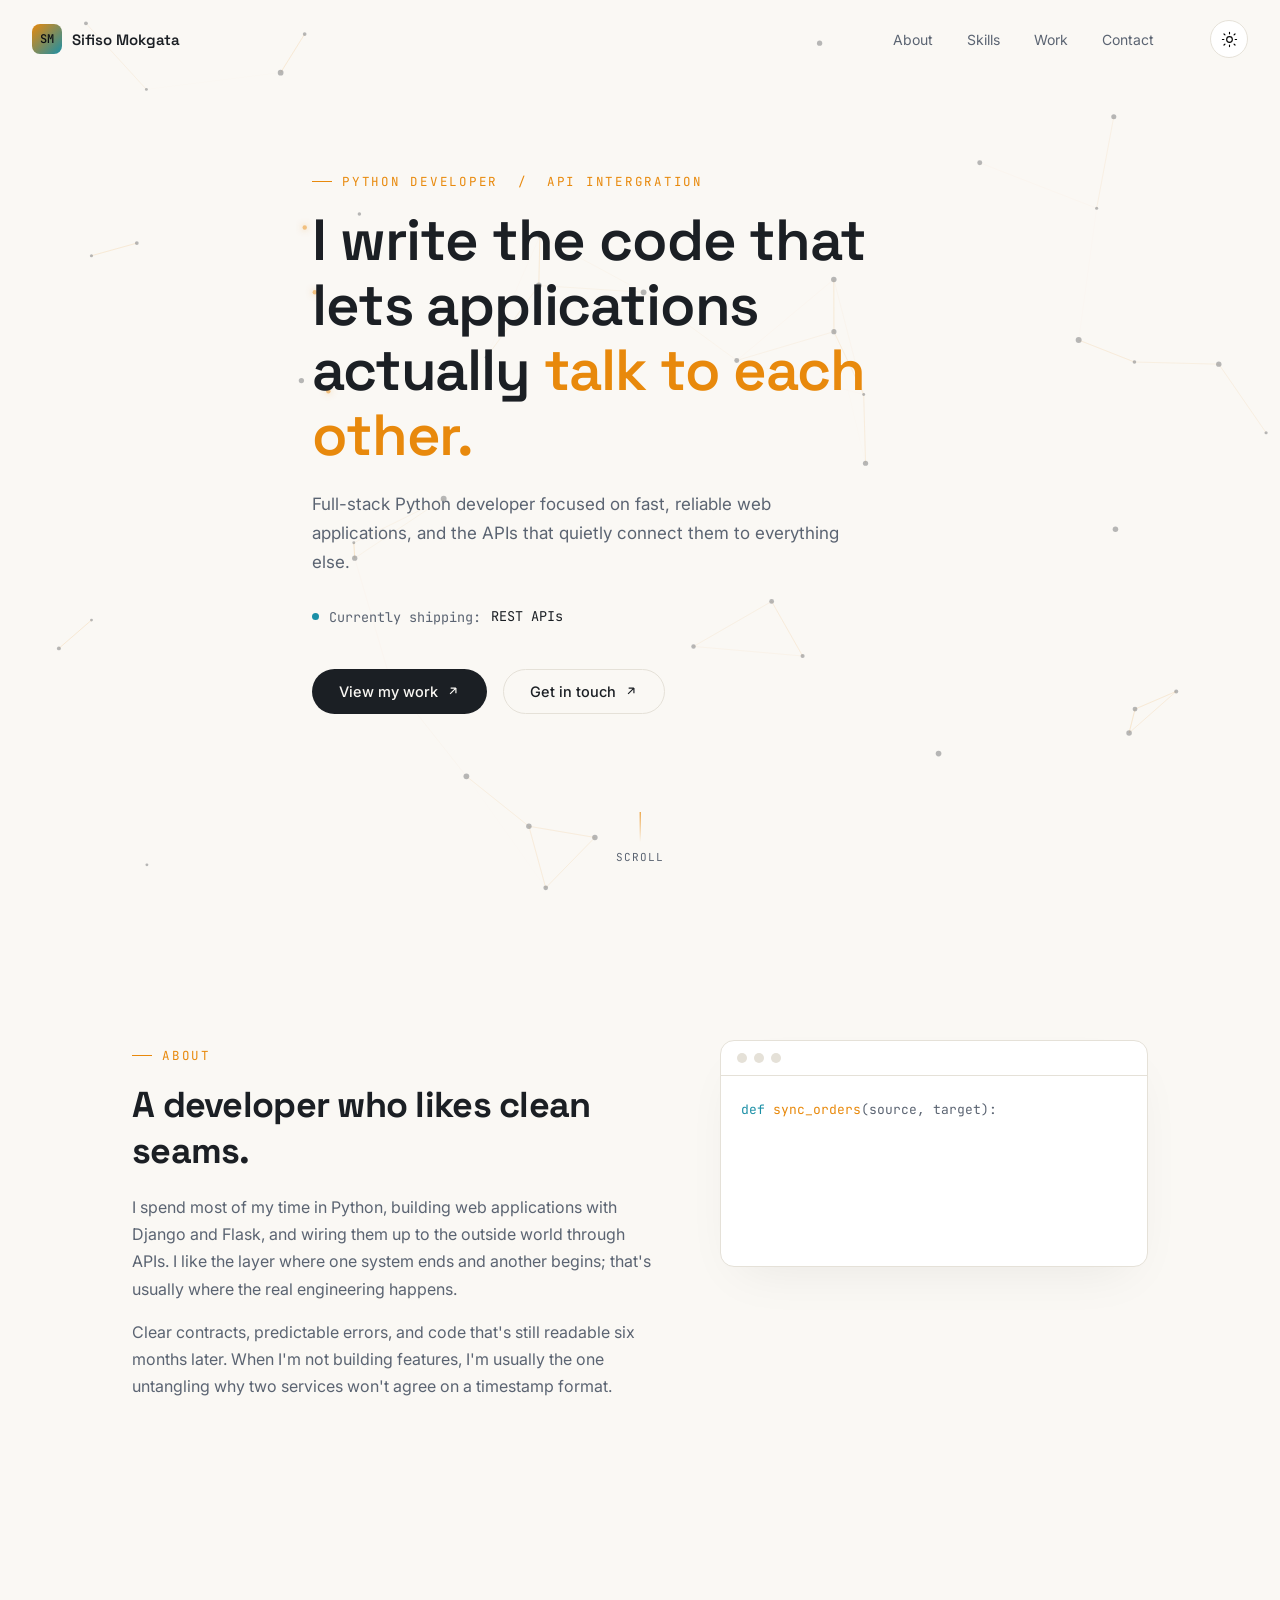
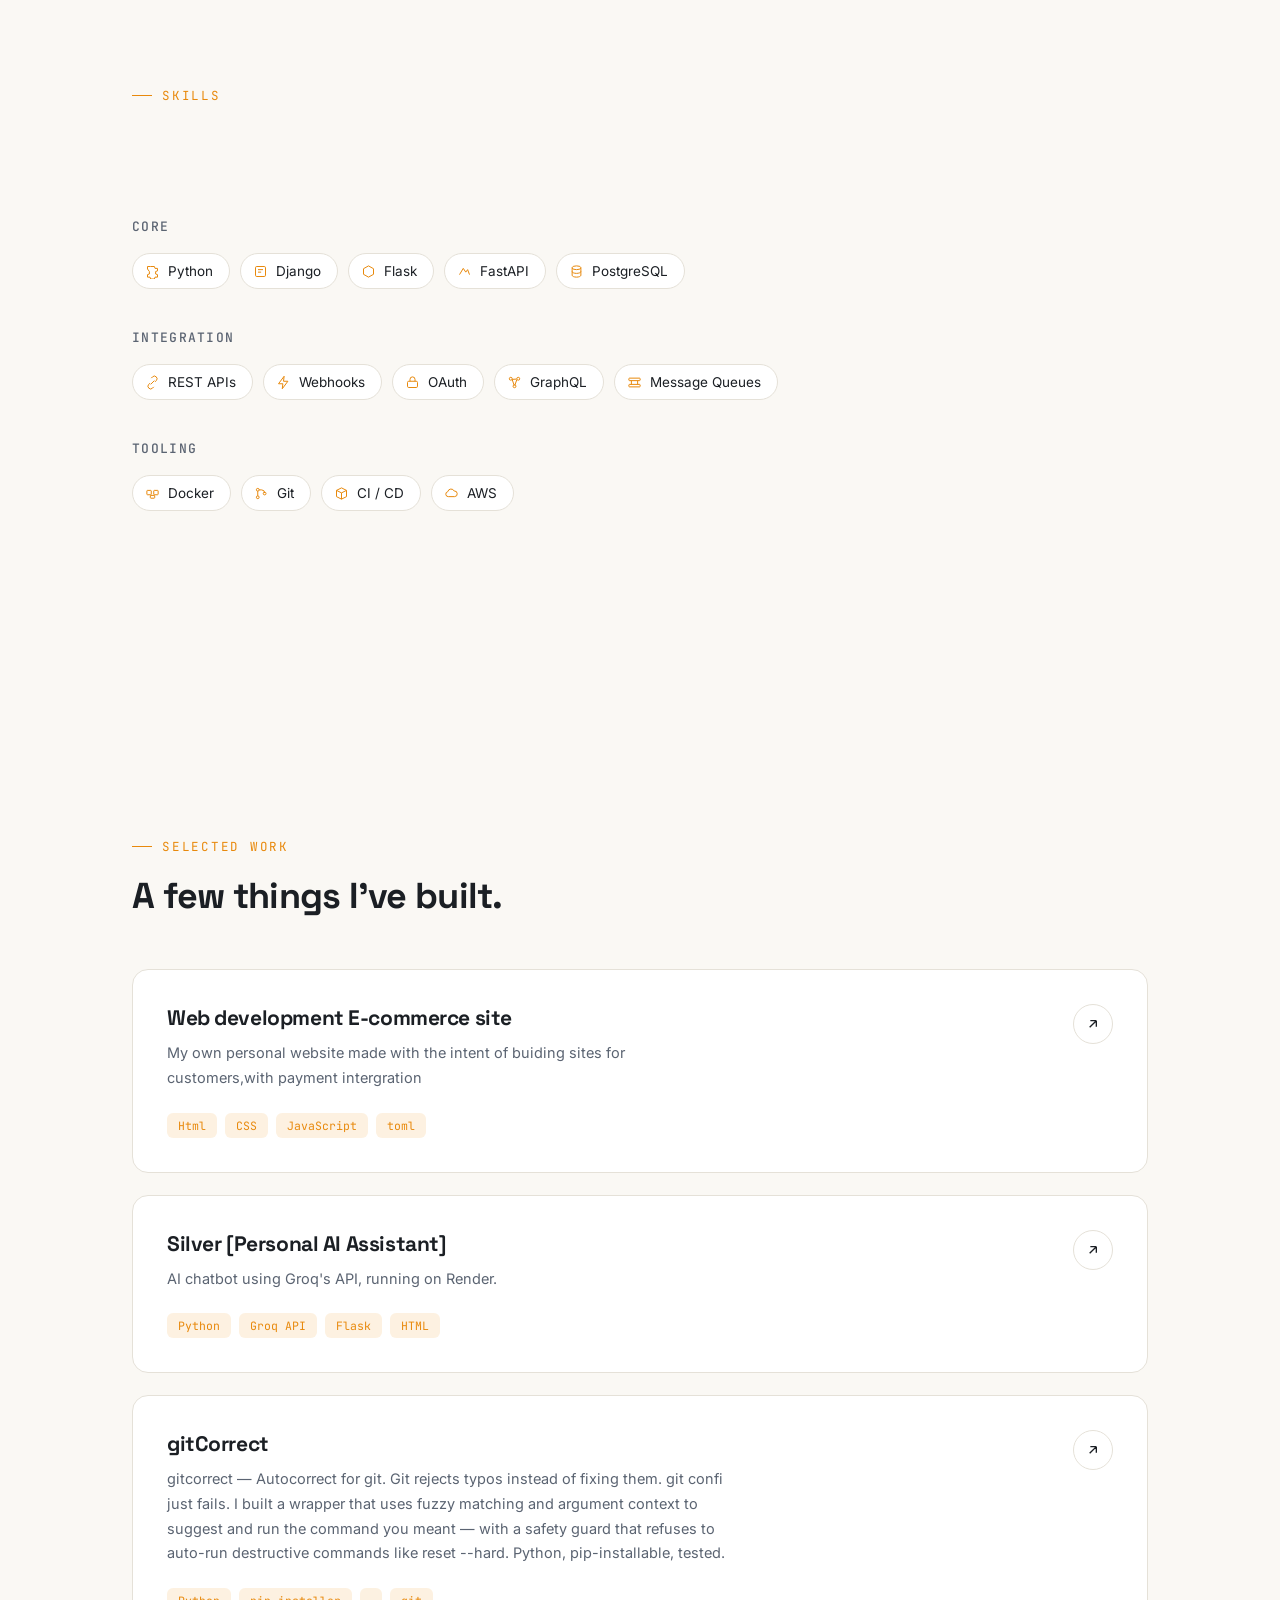
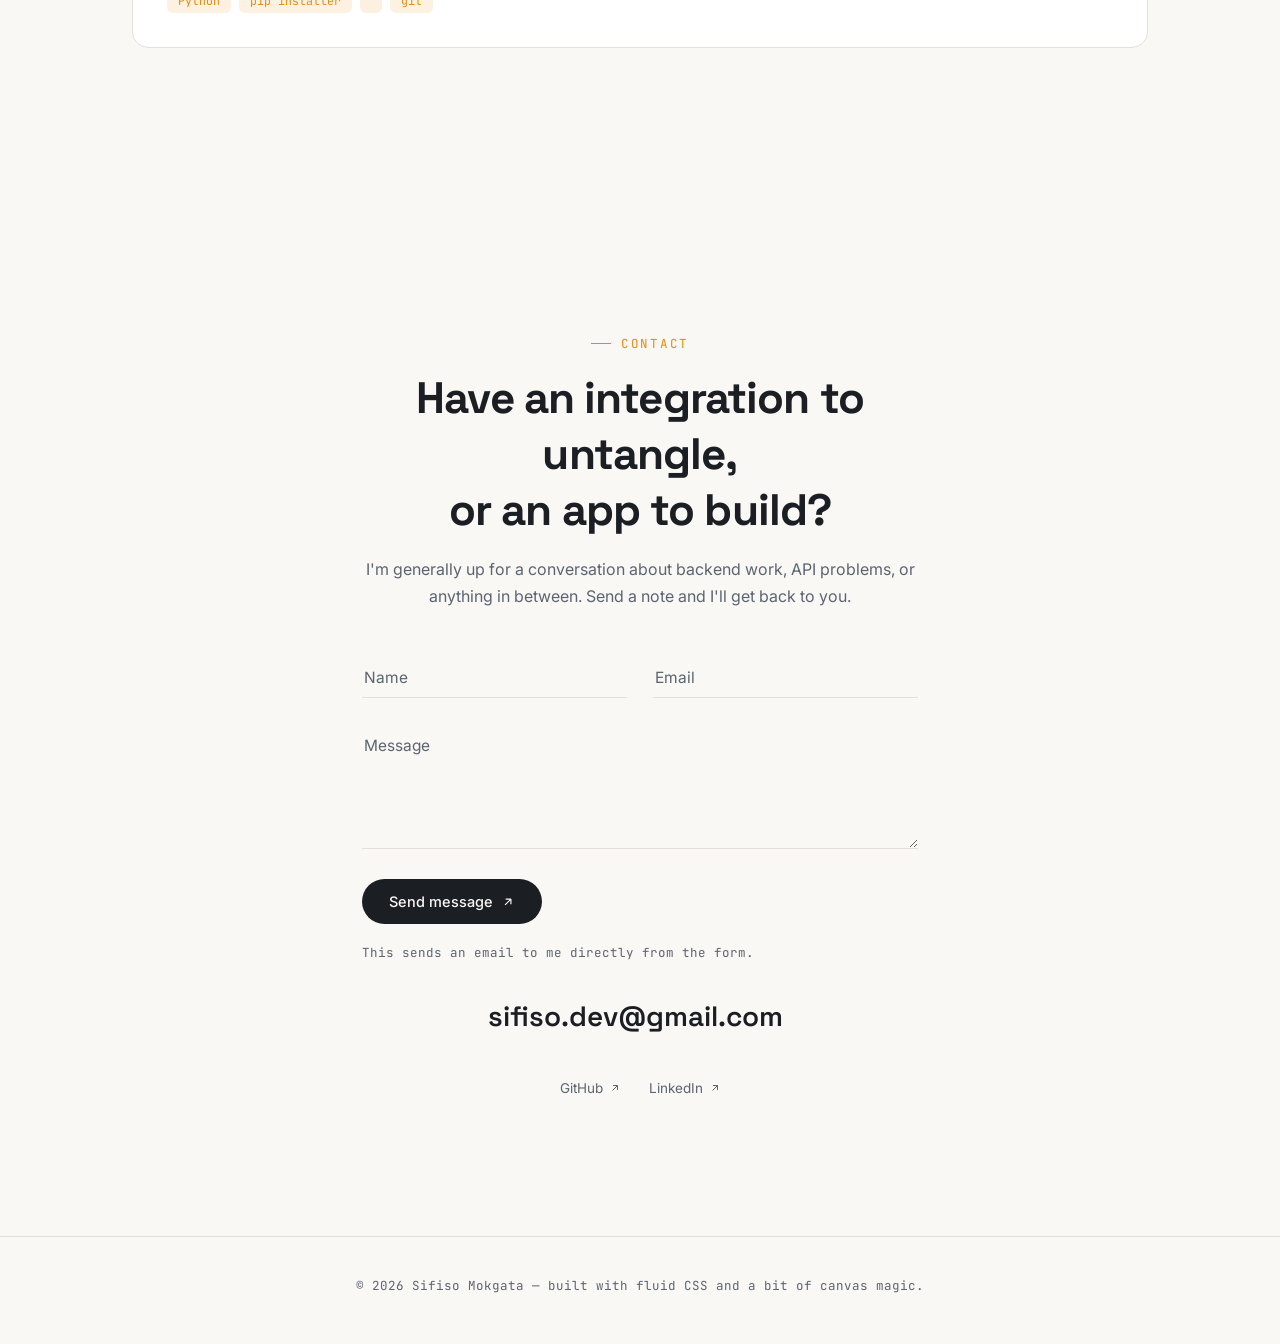
<file: index.html>
<!DOCTYPE html>

<html lang="en">
<head>
<meta charset="UTF-8">
<meta name="viewport" content="width=device-width, initial-scale=1.0">
<title>Sifiso Mokgata — Python Developer</title>
<meta name="description" content="Python developer specializing in web applications and API integration.">

<link rel="preconnect" href="https://fonts.googleapis.com">
<link rel="preconnect" href="https://fonts.gstatic.com" crossorigin>
<link href="https://fonts.googleapis.com/css2?family=Space+Grotesk:wght@500;600;700&family=Inter:wght@400;500;600&family=JetBrains+Mono:wght@400;500&display=swap" rel="stylesheet">
<link rel="stylesheet" href="style.css">
</head>
<body>

<nav class="nav" id="nav">
  <div class="logo"><span class="logo-mark">SM</span> Sifiso Mokgata </div>
  <div class="nav-links">
    <a href="#about">About</a>
    <a href="#skills">Skills</a>
    <a href="#work">Work</a>
    <a href="#contact">Contact</a>
    <button class="theme-toggle" id="themeToggle" aria-label="Toggle color theme">
      <svg id="themeIcon" viewBox="0 0 24 24" fill="none" stroke="currentColor" stroke-width="1.6" stroke-linecap="round"></svg>
    </button>
  </div>
</nav>

<section class="hero" id="top">
  <canvas id="network-canvas"></canvas>
  <div class="wrap hero-inner">
    <div class="eyebrow mono">Python Developer &nbsp;/&nbsp; API Intergration</div>
    <h1>I write the code that lets applications<br>actually <span class="accent-word">talk to each other.</span></h1>
    <p class="hero-sub">Full-stack Python developer focused on fast, reliable web applications, and the APIs that quietly connect them to everything else.</p>

    <div class="cycle-line">
      <span class="cycle-dot"></span>
      <span>Currently shipping:</span>
      <span class="cycle-words" id="cycleWords"></span>
    </div>

    <div class="hero-cta">
      <a href="#work" class="btn btn-primary">
        View my work
        <svg viewBox="0 0 24 24" fill="none" stroke="currentColor" stroke-width="2"><path d="M7 17L17 7M17 7H8M17 7V16"/></svg>
      </a>
      <a href="#contact" class="btn btn-ghost">
        Get in touch
        <svg viewBox="0 0 24 24" fill="none" stroke="currentColor" stroke-width="2"><path d="M7 17L17 7M17 7H8M17 7V16"/></svg>
      </a>
    </div>
  </div>
  <div class="scroll-cue"><span class="line"></span>SCROLL</div>
</section>

<section id="about">
  <div class="wrap about-grid">
    <div class="reveal">
      <div class="eyebrow">About</div>
      <h2>A developer who likes clean seams.</h2>
      <p>I spend most of my time in Python, building web applications with Django and Flask, and wiring them up to the outside world through APIs. I like the layer where one system ends and another begins; that's usually where the real engineering happens.</p>
      <p>Clear contracts, predictable errors, and code that's still readable six months later. When I'm not building features, I'm usually the one untangling why two services won't agree on a timestamp format.</p>
    </div>
    <div class="terminal reveal">
      <div class="terminal-bar"><span></span><span></span><span></span></div>
      <div class="terminal-body mono" id="terminalBody"></div>
    </div>
  </div>
</section>

<section id="skills">
  <div class="wrap">
    <div class="eyebrow reveal">Skills</div>
    <h2 class="reveal" style="font-size:clamp(26px,3.4vw,36px); margin-bottom:50px;">What I build with.</h2>

    <div class="skills-cat reveal">
      <h3>Core</h3>
      <div class="pill-row">
        <span class="pill"><svg viewBox="0 0 24 24" fill="none" stroke="currentColor" stroke-width="1.6"><path d="M9 4h6l1 3h4v4l-3 1v4l3 1v4h-4l-1 3H9l-1-3H4v-4l3-1v-4L4 8V4h4z"/></svg>Python</span>
        <span class="pill"><svg viewBox="0 0 24 24" fill="none" stroke="currentColor" stroke-width="1.6"><rect x="4" y="4" width="16" height="16" rx="2"/><path d="M8 9h8M8 13h5"/></svg>Django</span>
        <span class="pill"><svg viewBox="0 0 24 24" fill="none" stroke="currentColor" stroke-width="1.6"><path d="M12 3l8 4.5v9L12 21l-8-4.5v-9z"/></svg>Flask</span>
        <span class="pill"><svg viewBox="0 0 24 24" fill="none" stroke="currentColor" stroke-width="1.6"><path d="M4 17l6-10 4 6 3-4 3 8"/></svg>FastAPI</span>
        <span class="pill"><svg viewBox="0 0 24 24" fill="none" stroke="currentColor" stroke-width="1.6"><ellipse cx="12" cy="6" rx="7" ry="3"/><path d="M5 6v12c0 1.7 3.1 3 7 3s7-1.3 7-3V6"/><path d="M5 12c0 1.7 3.1 3 7 3s7-1.3 7-3"/></svg>PostgreSQL</span>
      </div>
    </div>

    <div class="skills-cat reveal">
      <h3>Integration</h3>
      <div class="pill-row">
        <span class="pill"><svg viewBox="0 0 24 24" fill="none" stroke="currentColor" stroke-width="1.6"><path d="M9 15l6-6M8 13l-2 2a4 4 0 106 6l2-2M16 11l2-2a4 4 0 10-6-6l-2 2"/></svg>REST APIs</span>
        <span class="pill"><svg viewBox="0 0 24 24" fill="none" stroke="currentColor" stroke-width="1.6"><path d="M13 2L4 14h7l-1 8 9-12h-7l1-8z"/></svg>Webhooks</span>
        <span class="pill"><svg viewBox="0 0 24 24" fill="none" stroke="currentColor" stroke-width="1.6"><rect x="4" y="10" width="16" height="10" rx="2"/><path d="M8 10V7a4 4 0 018 0v3"/></svg>OAuth</span>
        <span class="pill"><svg viewBox="0 0 24 24" fill="none" stroke="currentColor" stroke-width="1.6"><circle cx="6" cy="6" r="2.3"/><circle cx="18" cy="6" r="2.3"/><circle cx="12" cy="18" r="2.3"/><path d="M8 7l7.5-.5M8.5 8l3 8.5M15.5 8l-3 8.5"/></svg>GraphQL</span>
        <span class="pill"><svg viewBox="0 0 24 24" fill="none" stroke="currentColor" stroke-width="1.6"><rect x="3" y="5" width="18" height="4" rx="1"/><rect x="3" y="15" width="18" height="4" rx="1"/><path d="M7 9v6M17 9v6"/></svg>Message Queues</span>
      </div>
    </div>

    <div class="skills-cat reveal">
      <h3>Tooling</h3>
      <div class="pill-row">
        <span class="pill"><svg viewBox="0 0 24 24" fill="none" stroke="currentColor" stroke-width="1.6"><rect x="3" y="7" width="7" height="7" rx="1"/><rect x="14" y="7" width="7" height="7" rx="1"/><rect x="8.5" y="15" width="7" height="4.5" rx="1"/></svg>Docker</span>
        <span class="pill"><svg viewBox="0 0 24 24" fill="none" stroke="currentColor" stroke-width="1.6"><circle cx="6" cy="6" r="2.2"/><circle cx="6" cy="18" r="2.2"/><circle cx="17" cy="12" r="2.2"/><path d="M6 8.2V15.8M8 6.2h4a5 5 0 015 5"/></svg>Git</span>
        <span class="pill"><svg viewBox="0 0 24 24" fill="none" stroke="currentColor" stroke-width="1.6"><path d="M4 17V7l8-4 8 4v10l-8 4-8-4z"/><path d="M4 7l8 4 8-4M12 11v10"/></svg>CI / CD</span>
        <span class="pill"><svg viewBox="0 0 24 24" fill="none" stroke="currentColor" stroke-width="1.6"><path d="M17 17H7a4 4 0 01-1-7.9A5.5 5.5 0 0116.3 8 4.5 4.5 0 0117 17z"/></svg>AWS</span>
      </div>
    </div>
  </div>
</section>

<section id="work">
  <div class="wrap">
    <div class="eyebrow reveal">Selected work</div>
    <h2 class="reveal" style="font-size:clamp(26px,3.4vw,36px); margin-bottom:50px;">A few things I've built.</h2>

    <!-- PROJECTS-->
    <div class="project-grid">
      <div class="project-card reveal">
        <div class="project-top">
          <div>
            <h3>Web development E-commerce site</h3>
            <p>My own personal website made with the intent of  buiding sites for customers,with payment intergration </p>
          </div>
          <a href="https://silversolutions.netlify.app/" class="project-link" aria-label="View project"><svg viewBox="0 0 24 24" fill="none" stroke="currentColor" stroke-width="2"><path d="M7 17L17 7M17 7H8M17 7V16"/></svg></a>
        </div>
        <div class="tag-row">
          <span class="tag">Html</span><span class="tag">CSS</span><span class="tag">JavaScript</span><span class="tag">toml</span>
        </div>
      </div>

      <div class="project-card reveal">
        <div class="project-top">
          <div>
            <h3>Silver [Personal AI Assistant] </h3>
            <p>AI chatbot using Groq's API, running on Render.</p>
          </div>
          <a href="https://silver-mgjl.onrender.com/" class="project-link" aria-label="View project"><svg viewBox="0 0 24 24" fill="none" stroke="currentColor" stroke-width="2"><path d="M7 17L17 7M17 7H8M17 7V16"/></svg></a>
        </div>
        <div class="tag-row">
          <span class="tag">Python</span><span class="tag">Groq API</span><span class="tag">Flask</span><span class="tag">HTML</span>
        </div>
      </div>

      <div class="project-card reveal">
        <div class="project-top">
          <div>
            <h3>gitCorrect</h3>
            <p>gitcorrect — Autocorrect for git.

Git rejects typos instead of fixing them. git confi just fails. I built a wrapper that uses fuzzy matching and argument context to suggest and run the command you meant — with a safety guard that refuses to auto-run destructive commands like reset --hard.

Python, pip-installable, tested.

</p>
          </div>
          <a href="https://github.com/S-lver/gitcorrect" class="project-link" aria-label="View project"><svg viewBox="0 0 24 24" fill="none" stroke="currentColor" stroke-width="2"><path d="M7 17L17 7M17 7H8M17 7V16"/></svg></a>
        </div>
        <div class="tag-row">
          <span class="tag">Python</span><span class="tag">pip installer</span><span class="tag"></span><span class="tag">git</span>
        </div>
      </div>
    </div>
   
  </div>
</section>

<section id="contact">
  <div class="wrap contact-inner reveal">
    <div class="eyebrow" style="justify-content:center;">Contact</div>
    <h2>Have an integration to untangle,<br>or an app to build?</h2>
    <p>I'm generally up for a conversation about backend work, API problems, or anything in between. Send a note and I'll get back to you.</p>

    <!-- CONTACT FORM  -->
    <form class="contact-form" id="contactForm" 
      netlify
      name="contact"
      method="POST"
      data-netlify="true"
      novalidate>
      <div class="form-row">
        <div class="field">
          <input type="text" id="cf-name" name="name" placeholder=" " autocomplete="name" required>
          <label for="cf-name">Name</label>
          <span class="underline"></span>
          <span class="field-error" id="err-name">Tell me your name.</span>
        </div>
        <div class="field">
          <input type="email" id="cf-email" name="email" placeholder=" " autocomplete="email" required>
          <label for="cf-email">Email</label>
          <span class="underline"></span>
          <span class="field-error" id="err-email">Needs to be a valid email.</span>
        </div>
      </div>
      <div class="field">
        <textarea id="cf-message" name="message" placeholder=" " rows="4" required></textarea>
        <label for="cf-message">Message</label>
        <span class="underline"></span>
        <span class="field-error" id="err-message">A few words about the project would help.</span>
      </div>

      <button type="submit" class="btn btn-primary form-submit" id="formSubmit">
        <span class="btn-label">Send message</span>
        <svg class="btn-icon icon-arrow" viewBox="0 0 24 24" fill="none" stroke="currentColor" stroke-width="2"><path d="M7 17L17 7M17 7H8M17 7V16"/></svg>
        <svg class="btn-icon icon-check" viewBox="0 0 24 24" fill="none" stroke="currentColor" stroke-width="2"><path d="M5 13l4 4L19 7"/></svg>
        <span class="btn-spinner"></span>
      </button>
      <p class="form-note" id="formNote">This sends an email to me directly from the form.</p>
    </form>

    <a href="mailto:sifiso.dev@gmail.com" class="email-link">
      sifiso.dev@gmail.com
      <svg viewBox="0 0 24 24" fill="none" stroke="currentColor" stroke-width="2"><path d="M7 17L17 7M17 7H8M17 7V16"/></svg>
    </a>
    <!-- social media -->
    <div class="social-row">
      <a href="https://github.com/S-lver">GitHub <svg viewBox="0 0 24 24" fill="none" stroke="currentColor" stroke-width="2"><path d="M7 17L17 7M17 7H8M17 7V16"/></svg></a>
      <a href="https://www.linkedin.com/in/sifiso-mokgata-5b42532bb/">LinkedIn <svg viewBox="0 0 24 24" fill="none" stroke="currentColor" stroke-width="2"><path d="M7 17L17 7M17 7H8M17 7V16"/></svg></a>
    </div>
  </div>
</section>

<footer>
  &copy; <span id="year"></span> Sifiso Mokgata — built with fluid CSS and a bit of canvas magic.
</footer>

<script src="script.js"></script>


</body>
</html>
</file>
<file: style.css>
/* ============ TOKENS ============ */
  :root{
    --bg: #FAF8F4;
    --bg-elevated: #FFFFFF;
    --text: #1B1F24;
    --text-muted: #5B6472;
    --accent: #E8890C;
    --accent-2: #1B8FA6;
    --accent-soft: rgba(232,137,12,0.12);
    --line: #E5E1D8;
    --shadow: rgba(30,25,15,0.08);
    --canvas-node: 27,31,36;
    --canvas-link: 232,137,12;

    --ease: cubic-bezier(.22,.9,.3,1);
    --ease-soft: cubic-bezier(.4,0,.2,1);
  }

  html.dark{
    --bg: #0B0F14;
    --bg-elevated: #121821;
    --text: #E9EDF2;
    --text-muted: #8A97A6;
    --accent: #FFB454;
    --accent-2: #5EC8D8;
    --accent-soft: rgba(255,180,84,0.14);
    --line: #1E2732;
    --shadow: rgba(0,0,0,0.35);
    --canvas-node: 233,237,242;
    --canvas-link: 255,180,84;
  }

  *{ box-sizing: border-box; }
  html{ scroll-behavior: smooth; }
  body{
    margin:0;
    background: var(--bg);
    color: var(--text);
    font-family: 'Inter', sans-serif;
    transition: background-color .5s var(--ease-soft), color .5s var(--ease-soft);
    overflow-x: hidden;
  }
  ::selection{ background: var(--accent-soft); color: var(--text); }

  a{ color: inherit; text-decoration: none; }
  h1,h2,h3{ font-family: 'Space Grotesk', sans-serif; margin: 0; letter-spacing: -0.02em; }
  p{ margin:0; color: var(--text-muted); line-height: 1.7; }
  .mono{ font-family: 'JetBrains Mono', monospace; }

  :focus-visible{
    outline: 2px solid var(--accent);
    outline-offset: 3px;
    border-radius: 4px;
  }

  .wrap{ max-width: 1080px; margin: 0 auto; padding: 0 32px; }
  section{ position: relative; padding: 140px 0; }
  @media (max-width: 640px){ section{ padding: 96px 0; } .wrap{ padding: 0 22px; } }

  .eyebrow{
    font-family: 'JetBrains Mono', monospace;
    font-size: 12.5px;
    letter-spacing: .14em;
    text-transform: uppercase;
    color: var(--accent);
    display: inline-flex;
    align-items: center;
    gap: 10px;
    margin-bottom: 18px;
  }
  .eyebrow::before{
    content:'';
    width: 20px; height: 1px;
    background: var(--accent);
  }

  /* ============ VIEW TRANSITION (theme toggle circle reveal) ============ */
  ::view-transition-old(root), ::view-transition-new(root){
    animation: none;
    mix-blend-mode: normal;
  }
  ::view-transition-old(root){ z-index: 1; }
  ::view-transition-new(root){ z-index: 2; }

  /* ============ NAV ============ */
  .nav{
    position: fixed; top: 0; left: 0; right: 0;
    z-index: 100;
    display: flex; align-items: center; justify-content: space-between;
    padding: 20px 32px;
    transition: transform .5s var(--ease), background-color .5s var(--ease-soft), border-color .5s var(--ease-soft);
    border-bottom: 1px solid transparent;
  }
  .nav.scrolled{
    background: color-mix(in srgb, var(--bg) 82%, transparent);
    backdrop-filter: blur(14px);
    border-bottom: 1px solid var(--line);
  }
  .nav.hide{ transform: translateY(-110%); }

  .logo{
    display:flex; align-items:center; gap: 10px;
    font-family: 'Space Grotesk', sans-serif;
    font-weight: 600; font-size: 15px;
  }
  .logo-mark{
    width: 30px; height: 30px; border-radius: 8px;
    background: linear-gradient(135deg, var(--accent), var(--accent-2));
    display:flex; align-items:center; justify-content:center;
    color: #0B0F14; font-family:'JetBrains Mono',monospace; font-size: 12px; font-weight: 500;
  }

  .nav-links{ display:flex; align-items:center; gap: 34px; }
  .nav-links a{
    font-size: 14px; color: var(--text-muted);
    position: relative; padding: 4px 0;
    transition: color .3s;
  }
  .nav-links a::after{
    content:''; position:absolute; left:0; bottom:0;
    width:0; height:1px; background: var(--accent);
    transition: width .35s var(--ease);
  }
  .nav-links a:hover{ color: var(--text); }
  .nav-links a:hover::after{ width: 100%; }
  @media (max-width: 720px){ .nav-links a:not(.nav-cta){ display:none; } }

  .theme-toggle{
    width: 38px; height: 38px; border-radius: 50%;
    border: 1px solid var(--line);
    background: var(--bg-elevated);
    display:flex; align-items:center; justify-content:center;
    cursor: pointer;
    transition: border-color .3s, transform .3s var(--ease);
    margin-left: 22px;
  }
  .theme-toggle:hover{ transform: scale(1.08); border-color: var(--accent); }
  .theme-toggle svg{ width: 17px; height: 17px; }

  /* ============ HERO ============ */
  .hero{
    min-height: 100svh;
    display:flex; align-items:center;
    padding-top: 120px;
    overflow: hidden;
  }
  #network-canvas{
    position:absolute; inset:0;
    width:100%; height:100%;
    opacity: .55;
    pointer-events:none;
  }
  html.dark #network-canvas{ opacity: .7; }

  .hero-inner{ position:relative; z-index: 2; max-width: 720px; }
  .hero h1{
    font-size: clamp(34px, 5.4vw, 58px);
    line-height: 1.12;
    font-weight: 600;
  }
  .hero h1 .accent-word{ color: var(--accent); }
  .hero-sub{
    margin-top: 22px; font-size: 17px; max-width: 540px;
  }

  .cycle-line{
    margin-top: 30px;
    display:flex; align-items:center; gap: 10px;
    font-family: 'JetBrains Mono', monospace;
    font-size: 13.5px;
    color: var(--text-muted);
  }
  .cycle-dot{
    width: 7px; height: 7px; border-radius: 50%;
    background: var(--accent-2);
    box-shadow: 0 0 0 0 rgba(94,200,216,.6);
    animation: pulse-dot 2.2s ease-out infinite;
    flex-shrink: 0;
  }
  @keyframes pulse-dot{
    0%{ box-shadow: 0 0 0 0 var(--accent-soft); }
    70%{ box-shadow: 0 0 0 8px transparent; }
    100%{ box-shadow: 0 0 0 0 transparent; }
  }
  .cycle-words{ position: relative; height: 20px; overflow: hidden; min-width: 180px; }
  .cycle-words span{
    position:absolute; left:0; top:0;
    opacity: 0; transform: translateY(100%);
    color: var(--text);
    transition: opacity .5s var(--ease), transform .5s var(--ease);
    white-space: nowrap;
  }
  .cycle-words span.active{ opacity:1; transform: translateY(0); }
  .cycle-words span.leaving{ opacity:0; transform: translateY(-100%); }

  .hero-cta{ display:flex; gap: 16px; margin-top: 42px; flex-wrap: wrap; }

  .btn{
    position: relative;
    font-family: 'Inter', sans-serif;
    font-weight: 500; font-size: 14.5px;
    padding: 13px 26px;
    border-radius: 999px;
    cursor: pointer;
    display: inline-flex; align-items: center; gap: 8px;
    transition: transform .25s var(--ease-soft);
    border: 1px solid transparent;
  }
  .btn-primary{
    background: var(--text); color: var(--bg);
  }
  html.dark .btn-primary{ background: var(--accent); color: #0B0F14; }
  .btn-ghost{
    border-color: var(--line); color: var(--text);
    background: transparent;
  }
  .btn-ghost:hover{ border-color: var(--accent); }
  .btn svg{ width: 14px; height: 14px; transition: transform .3s var(--ease); }
  .btn:hover svg{ transform: translate(3px,-3px); }

  .scroll-cue{
    position:absolute; bottom: 36px; left: 50%;
    transform: translateX(-50%);
    display:flex; flex-direction:column; align-items:center; gap: 8px;
    color: var(--text-muted);
    font-family:'JetBrains Mono',monospace; font-size: 11px; letter-spacing:.1em;
  }
  .scroll-cue .line{
    width:1px; height: 30px; background: linear-gradient(var(--accent), transparent);
    animation: cue-move 1.8s ease-in-out infinite;
  }
  @keyframes cue-move{
    0%{ transform: scaleY(0); transform-origin: top; }
    50%{ transform: scaleY(1); transform-origin: top; }
    50.01%{ transform-origin: bottom; }
    100%{ transform: scaleY(0); transform-origin: bottom; }
  }

  /* ============ REVEAL ============ */
  .reveal{
    opacity: 0;
    transform: translateY(28px);
    transition: opacity .8s var(--ease), transform .8s var(--ease);
  }
  .reveal.in{ opacity: 1; transform: translateY(0); }

  /* ============ ABOUT ============ */
  .about-grid{
    display:grid; grid-template-columns: 1.1fr .9fr; gap: 64px; align-items: start;
  }
  @media (max-width: 860px){ .about-grid{ grid-template-columns: 1fr; gap: 44px; } }
  .about-grid h2{ font-size: clamp(26px, 3.4vw, 36px); margin-bottom: 20px; }
  .about-grid p + p{ margin-top: 16px; }

  .terminal{
    background: var(--bg-elevated);
    border: 1px solid var(--line);
    border-radius: 14px;
    overflow: hidden;
    box-shadow: 0 20px 50px -20px var(--shadow);
  }
  .terminal-bar{
    display:flex; gap: 7px; padding: 12px 16px;
    border-bottom: 1px solid var(--line);
  }
  .terminal-bar span{ width: 10px; height: 10px; border-radius: 50%; background: var(--line); }
  .terminal-body{
    padding: 22px 20px; font-family:'JetBrains Mono',monospace; font-size: 13px;
    line-height: 1.85; min-height: 190px; color: var(--text-muted);
    white-space: pre-wrap;
  }
  .terminal-body .kw{ color: var(--accent-2); }
  .terminal-body .fn{ color: var(--accent); }
  .terminal-body .str{ color: #7FB88E; }
  .caret{
    display:inline-block; width: 7px; height: 15px;
    background: var(--accent); vertical-align: middle;
    animation: blink 1s step-end infinite;
  }
  @keyframes blink{ 50%{ opacity:0; } }

  /* ============ SKILLS ============ */
  .skills-cat{ margin-bottom: 40px; }
  .skills-cat h3{
    font-size: 13px; text-transform: uppercase; letter-spacing: .1em;
    color: var(--text-muted); font-family:'JetBrains Mono',monospace; font-weight: 500;
    margin-bottom: 18px;
  }
  .pill-row{ display:flex; flex-wrap: wrap; gap: 10px; }
  .pill{
    display:flex; align-items:center; gap: 8px;
    padding: 9px 16px 9px 12px;
    border: 1px solid var(--line);
    border-radius: 999px;
    font-size: 13.5px;
    background: var(--bg-elevated);
    transition: transform .3s var(--ease), border-color .3s, box-shadow .3s;
  }
  .pill svg{ width: 15px; height: 15px; color: var(--accent); flex-shrink:0; }
  .pill:hover{
    transform: translateY(-3px);
    border-color: var(--accent);
    box-shadow: 0 10px 24px -14px var(--shadow);
  }

  /* ============ PROJECTS ============ */
  .project-grid{ display: grid; gap: 22px; }
  .project-card{
    position: relative;
    border: 1px solid var(--line);
    border-radius: 16px;
    padding: 34px;
    background: var(--bg-elevated);
    overflow: hidden;
    transition: border-color .4s, transform .1s linear;
    transform-style: preserve-3d;
  }
  .project-card::before{
    content:'';
    position:absolute; inset:0;
    background: radial-gradient(500px circle at var(--mx,50%) var(--my,50%), var(--accent-soft), transparent 60%);
    opacity: 0; transition: opacity .4s;
    pointer-events: none;
  }
  .project-card:hover::before{ opacity: 1; }
  .project-card:hover{ border-color: var(--accent); }

  .project-top{ display:flex; justify-content: space-between; align-items: flex-start; gap: 20px; }
  .project-card h3{ font-size: 21px; margin-bottom: 10px; }
  .project-card p{ font-size: 14.5px; max-width: 560px; }
  .project-link{
    width: 40px; height: 40px; border-radius: 50%;
    border: 1px solid var(--line);
    display:flex; align-items:center; justify-content:center;
    flex-shrink: 0;
    transition: transform .35s var(--ease), background .3s, border-color .3s;
  }
  .project-link svg{ width: 16px; height: 16px; transition: transform .35s var(--ease); }
  .project-card:hover .project-link{ background: var(--accent); border-color: var(--accent); }
  .project-card:hover .project-link svg{ transform: rotate(45deg); color: #0B0F14; }

  .tag-row{ display:flex; flex-wrap:wrap; gap: 8px; margin-top: 22px; }
  .tag{
    font-family:'JetBrains Mono',monospace; font-size: 11.5px;
    padding: 5px 11px; border-radius: 6px;
    background: var(--accent-soft); color: var(--accent);
  }

  /* ============ CONTACT ============ */
  .contact-inner{ text-align: center; max-width: 620px; margin: 0 auto; }
  .contact-inner h2{ font-size: clamp(28px, 4.4vw, 44px); margin-bottom: 18px; }
  .email-link{
    display:inline-flex; align-items:center; gap: 10px;
    font-family:'Space Grotesk', sans-serif; font-size: clamp(20px,3vw,28px);
    font-weight: 600; margin-top: 34px;
    position: relative; padding-bottom: 6px;
  }
  .email-link::after{
    content:''; position:absolute; left:0; bottom:0; width:100%; height:2px;
    background: var(--accent); transform: scaleX(0); transform-origin: left;
    transition: transform .5s var(--ease);
  }
  .email-link:hover::after{ transform: scaleX(1); }

  /* ---- contact form ---- */
  .contact-form{
    text-align: left;
    margin-top: 46px;
    display: grid;
    gap: 26px;
  }
  .form-row{ display: grid; grid-template-columns: 1fr 1fr; gap: 26px; }
  @media (max-width: 600px){ .form-row{ grid-template-columns: 1fr; gap: 26px; } }

  .field{ position: relative; }
  .field input, .field textarea{
    width: 100%;
    background: transparent;
    border: none;
    border-bottom: 1px solid var(--line);
    padding: 12px 2px 10px;
    font-family: 'Inter', sans-serif;
    font-size: 15.5px;
    color: var(--text);
    transition: border-color .35s var(--ease-soft);
  }
  .field textarea{ resize: vertical; min-height: 108px; line-height: 1.65; }
  .field input:focus, .field textarea:focus{ outline: none; }

  .field label{
    position: absolute; left: 2px; top: 12px;
    color: var(--text-muted); font-size: 15.5px;
    pointer-events: none; transform-origin: left;
    transition: transform .3s var(--ease), color .3s;
  }
  .field input:focus + label,
  .field input:not(:placeholder-shown) + label,
  .field textarea:focus + label,
  .field textarea:not(:placeholder-shown) + label{
    transform: translateY(-20px) scale(.76);
    color: var(--accent);
  }

  .field .underline{
    position: absolute; left: 0; bottom: 0;
    width: 100%; height: 1px;
    background: var(--accent);
    transform: scaleX(0); transform-origin: left;
    transition: transform .45s var(--ease);
  }
  .field input:focus ~ .underline, .field textarea:focus ~ .underline{ transform: scaleX(1); }

  .field-error{
    display: block;
    font-size: 12.5px;
    font-family: 'JetBrains Mono', monospace;
    color: var(--form-error, #D64545);
    max-height: 0; opacity: 0; overflow: hidden;
    transition: max-height .3s var(--ease), opacity .3s, margin-top .3s;
  }
  html.dark{ --form-error: #FF7A7A; }
  .field.invalid input, .field.invalid textarea{ border-bottom-color: var(--form-error, #D64545); }
  .field.invalid .field-error{ max-height: 24px; opacity: 1; margin-top: 6px; }
  .field.invalid{ animation: field-shake .4s var(--ease); }
  @keyframes field-shake{
    0%,100%{ transform: translateX(0); }
    25%{ transform: translateX(-5px); }
    75%{ transform: translateX(5px); }
  }

  .form-submit{ width: fit-content; position: relative; }
  .form-submit .icon-check{ display: none; }
  .form-submit .btn-spinner{
    display: none;
    width: 14px; height: 14px;
    border-radius: 50%;
    border: 2px solid rgba(255,255,255,.35);
    border-top-color: currentColor;
    animation: spin .7s linear infinite;
  }
  html:not(.dark) .form-submit .btn-spinner{ border: 2px solid rgba(255,255,255,.3); border-top-color: #fff; }
  @keyframes spin{ to{ transform: rotate(360deg); } }

  .form-submit.loading .btn-icon.icon-arrow{ display: none; }
  .form-submit.loading .btn-spinner{ display: inline-block; }
  .form-submit.loading .btn-label::after{ content: 'Opening…'; }
  .form-submit.loading .btn-label{ font-size: 0; }
  .form-submit.loading .btn-label::after{ font-size: 14.5px; }

  .form-submit.success{ background: #3FA76B; }
  .form-submit.success .btn-icon.icon-arrow{ display: none; }
  .form-submit.success .btn-spinner{ display: none; }
  .form-submit.success .icon-check{ display: inline-block; animation: check-pop .4s var(--ease); }
  .form-submit.success .btn-label::after{ content: 'Ready to send'; font-size: 14.5px; }
  .form-submit.success .btn-label{ font-size: 0; }
  @keyframes check-pop{
    0%{ transform: scale(0); }
    60%{ transform: scale(1.25); }
    100%{ transform: scale(1); }
  }

  .form-note{
    font-size: 12.5px;
    font-family: 'JetBrains Mono', monospace;
    color: var(--text-muted);
    margin-top: -8px;
  }

  .social-row{ display:flex; justify-content:center; gap: 28px; margin-top: 40px; }
  .social-row a{
    display:flex; align-items:center; gap: 6px;
    font-size: 13.5px; color: var(--text-muted);
    transition: color .3s;
  }
  .social-row a:hover{ color: var(--accent); }
  .social-row svg{ width: 12px; height: 12px; transition: transform .3s var(--ease); }
  .social-row a:hover svg{ transform: translate(2px,-2px); }

  footer{
    padding: 40px 0 50px; text-align:center;
    font-size: 12.5px; color: var(--text-muted);
    font-family:'JetBrains Mono',monospace;
    border-top: 1px solid var(--line);
  }

  @media (prefers-reduced-motion: reduce){
    *{ animation-duration: .001s !important; transition-duration: .001s !important; }
    html{ scroll-behavior: auto; }
  }
</file>
